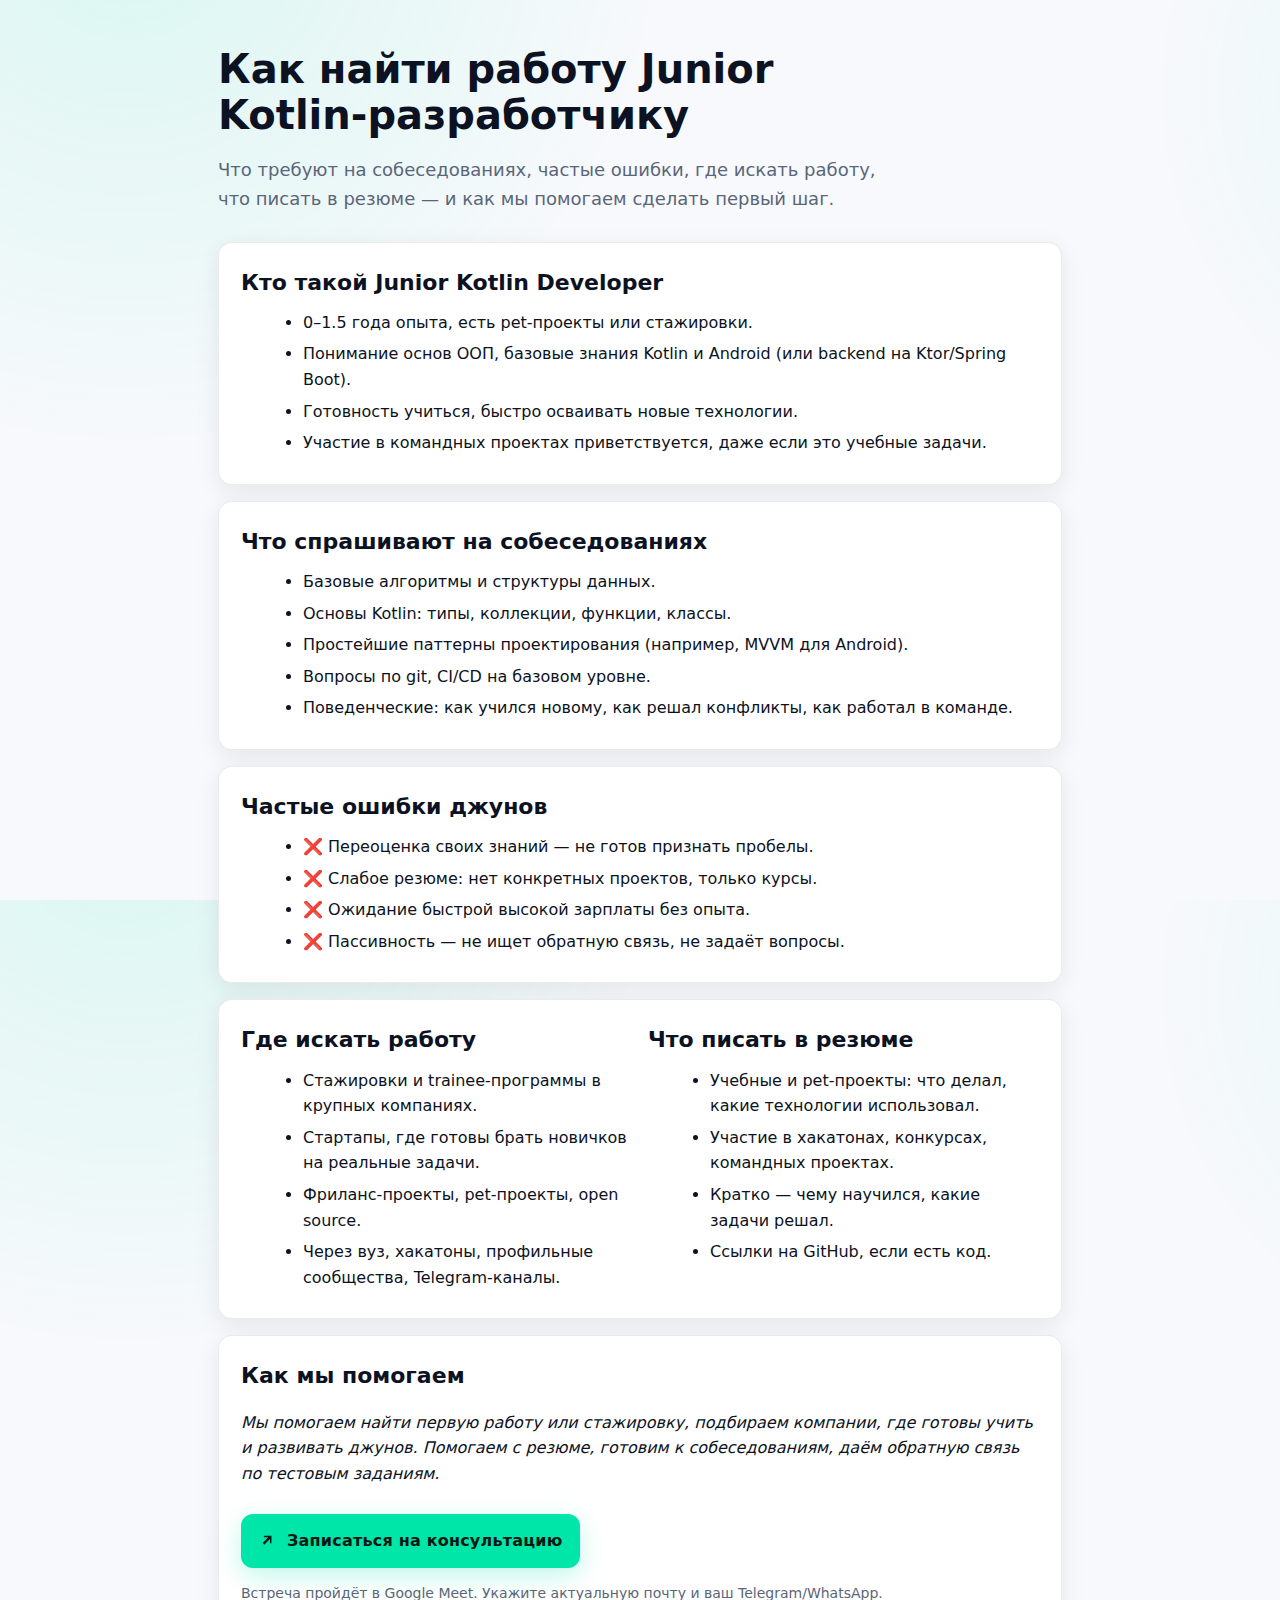
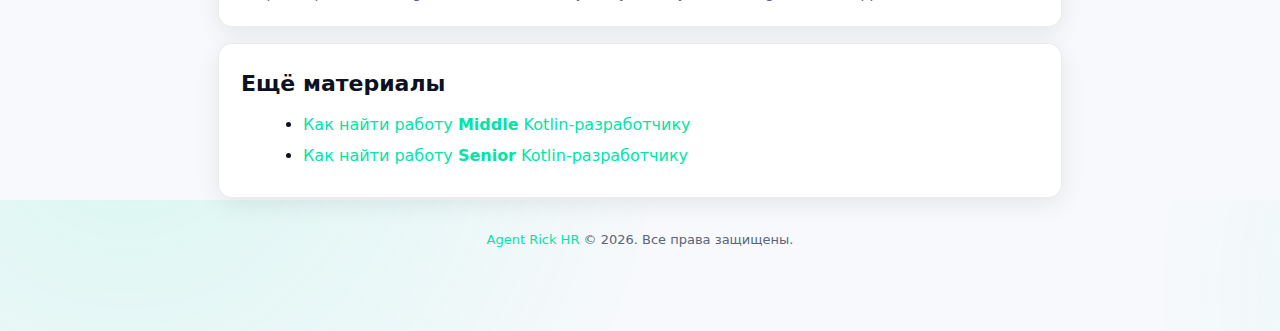
<file: kotlin-jun-dev.html>
<!doctype html>
<html lang="ru">
<head>
  <meta charset="utf-8" />
  <meta name="viewport" content="width=device-width, initial-scale=1" />
  <title>Как найти работу Junior Kotlin‑разработчику — Agent Rick</title>
  <meta name="description" content="Памятка для Junior Kotlin Developer: что требуют на собеседованиях, типичные ошибки, где искать работу и как мы помогаем." />
  <meta property="og:title" content="Как найти работу Junior Kotlin‑разработчику — Agent Rick" />
  <meta property="og:description" content="Что спрашивают на собеседованиях, частые ошибки джунов, где искать работу и как мы помогаем." />
  <meta name="color-scheme" content="dark light" />
  <style>
    /* ===== Базовая палитра (как на странице Middle) ===== */
    :root{
      --bg: #0b0f19;
      --surface: #121826;
      --text: #e6eaf2;
      --muted: #9aa7bd;
      --accent: #00e5a8;
      --accent-contrast:#051813;
      --border: rgba(255,255,255,0.08);
      --shadow: 0 6px 24px rgba(0,0,0,.35);
      --radius: 14px;
      --maxw: 880px;
    }

    @media (prefers-color-scheme: light){
      :root{ --bg:#f7f9fc; --surface:#ffffff; --text:#0c1222; --muted:#5b6578; --border:rgba(0,0,0,.08); --shadow:0 6px 24px rgba(0,0,0,.08); }
      body{ background-image: radial-gradient(60vw 60vw at 20% -10%, #d7fff3 0%, rgba(0,0,0,0) 60%), radial-gradient(40vw 40vw at 100% 0%, #e6fff9 0%, rgba(0,0,0,0) 60%); }
    }

    *{ box-sizing:border-box; }
    html,body{ height:100%; }
    body{
      margin:0; font-family: system-ui, -apple-system, Segoe UI, Roboto, Inter, Arial, sans-serif;
      background: var(--bg); color: var(--text); line-height: 1.6;
      -webkit-font-smoothing: antialiased; -moz-osx-font-smoothing: grayscale;
      background-image: radial-gradient(70vw 70vw at 10% -10%, rgba(0,229,168,.12) 0%, rgba(0,0,0,0) 60%),
                        radial-gradient(50vw 50vw at 120% 10%, rgba(0,229,168,.08) 0%, rgba(0,0,0,0) 60%);
    }
    a{ color: var(--accent); text-decoration: none; }
    a:hover{ text-decoration: underline; }

    .wrap{ max-width: var(--maxw); margin: 0 auto; padding: 28px 18px 80px; }
    header.page-head{ margin: 18px 0 28px; }
    h1{ font-size: clamp(28px, 3.5vw, 40px); line-height:1.15; margin: 10px 0 12px; }
    .lead{ color: var(--muted); font-size: clamp(15px, 2.2vw, 18px); max-width: 60ch; }

    .card{ background: var(--surface); border:1px solid var(--border); border-radius: var(--radius); padding: 22px; box-shadow: var(--shadow); margin: 16px 0; }
    .card h2{ font-size: 22px; margin: 0 0 10px; }
    .card h3{ font-size: 18px; margin: 16px 0 8px; color: var(--muted); }
    .card ul{ margin: 8px 0 0 22px; }
    .card li{ margin: 6px 0; }

    .cta{ margin: 28px 0 0; display:flex; flex-wrap:wrap; gap:14px; align-items:center; }
    .btn{ display:inline-flex; align-items:center; justify-content:center; gap:10px; background: var(--accent); color: var(--accent-contrast); border:0; border-radius: 12px; padding: 14px 18px; font-weight: 700; letter-spacing:.2px; cursor:pointer; box-shadow: 0 8px 26px rgba(0,229,168,.25); }
    .btn:hover{ transform: translateY(-1px); box-shadow: 0 10px 30px rgba(0,229,168,.35); }
    .btn svg{ width:18px; height:18px; }

    .hint{ color: var(--muted); font-size: 14px; }
    footer{ margin-top: 32px; color: var(--muted); font-size: 13px; text-align:center; }
    @media (min-width: 860px){ .grid{ display:grid; grid-template-columns:1fr 1fr; gap:16px; } }
  </style>
</head>
<body>
  <main class="wrap">
    <header class="page-head">
      <h1>Как найти работу Junior Kotlin‑разработчику</h1>
      <p class="lead">Что требуют на собеседованиях, частые ошибки, где искать работу, что писать в резюме — и как мы помогаем сделать первый шаг.</p>
    </header>

    <section class="card">
      <h2>Кто такой Junior Kotlin Developer</h2>
      <ul>
        <li>0–1.5 года опыта, есть pet‑проекты или стажировки.</li>
        <li>Понимание основ ООП, базовые знания Kotlin и Android (или backend на Ktor/Spring Boot).</li>
        <li>Готовность учиться, быстро осваивать новые технологии.</li>
        <li>Участие в командных проектах приветствуется, даже если это учебные задачи.</li>
      </ul>
    </section>

    <section class="card">
      <h2>Что спрашивают на собеседованиях</h2>
      <ul>
        <li>Базовые алгоритмы и структуры данных.</li>
        <li>Основы Kotlin: типы, коллекции, функции, классы.</li>
        <li>Простейшие паттерны проектирования (например, MVVM для Android).</li>
        <li>Вопросы по git, CI/CD на базовом уровне.</li>
        <li>Поведенческие: как учился новому, как решал конфликты, как работал в команде.</li>
      </ul>
    </section>

    <section class="card">
      <h2>Частые ошибки джунов</h2>
      <ul>
        <li>❌ Переоценка своих знаний — не готов признать пробелы.</li>
        <li>❌ Слабое резюме: нет конкретных проектов, только курсы.</li>
        <li>❌ Ожидание быстрой высокой зарплаты без опыта.</li>
        <li>❌ Пассивность — не ищет обратную связь, не задаёт вопросы.</li>
      </ul>
    </section>

    <section class="card grid">
      <div>
        <h2>Где искать работу</h2>
        <ul>
          <li>Стажировки и trainee‑программы в крупных компаниях.</li>
          <li>Стартапы, где готовы брать новичков на реальные задачи.</li>
          <li>Фриланс‑проекты, pet‑проекты, open source.</li>
          <li>Через вуз, хакатоны, профильные сообщества, Telegram‑каналы.</li>
        </ul>
      </div>
      <div>
        <h2>Что писать в резюме</h2>
        <ul>
          <li>Учебные и pet‑проекты: что делал, какие технологии использовал.</li>
          <li>Участие в хакатонах, конкурсах, командных проектах.</li>
          <li>Кратко — чему научился, какие задачи решал.</li>
          <li>Ссылки на GitHub, если есть код.</li>
        </ul>
      </div>
    </section>

    <section class="card">
      <h2>Как мы помогаем</h2>
      <p><em>Мы помогаем найти первую работу или стажировку, подбираем компании, где готовы учить и развивать джунов. Помогаем с резюме, готовим к собеседованиям, даём обратную связь по тестовым заданиям.</em></p>
      <div class="cta">
        <a class="btn" href="https://calendly.com/anatolt" target="_blank" rel="noopener">
          <svg viewBox="0 0 24 24" aria-hidden="true"><path d="M7 17l7.586-7.586V15h2V5h-10v2h5.586L5 14.586 7 17z" fill="currentColor"/></svg>
          Записаться на консультацию
        </a>
        <span class="hint">Встреча пройдёт в Google Meet. Укажите актуальную почту и ваш Telegram/WhatsApp.</span>
      </div>
    </section>

    <section class="card">
      <h2>Ещё материалы</h2>
      <ul>
        <li><a href="/kotlin-mid-dev.html">Как найти работу <b>Middle</b> Kotlin‑разработчику</a></li>
        <li><a href="/kotlin-sen-dev.html">Как найти работу <b>Senior</b> Kotlin‑разработчику</a></li>
      </ul>
    </section>

    <footer>
      <a href="/">Agent Rick HR</a> © <span id="y"></span>. Все права защищены.
    </footer>
  </main>

  <script>
    document.getElementById('y').textContent = new Date().getFullYear();
  </script>
</body>
</html>
</file>
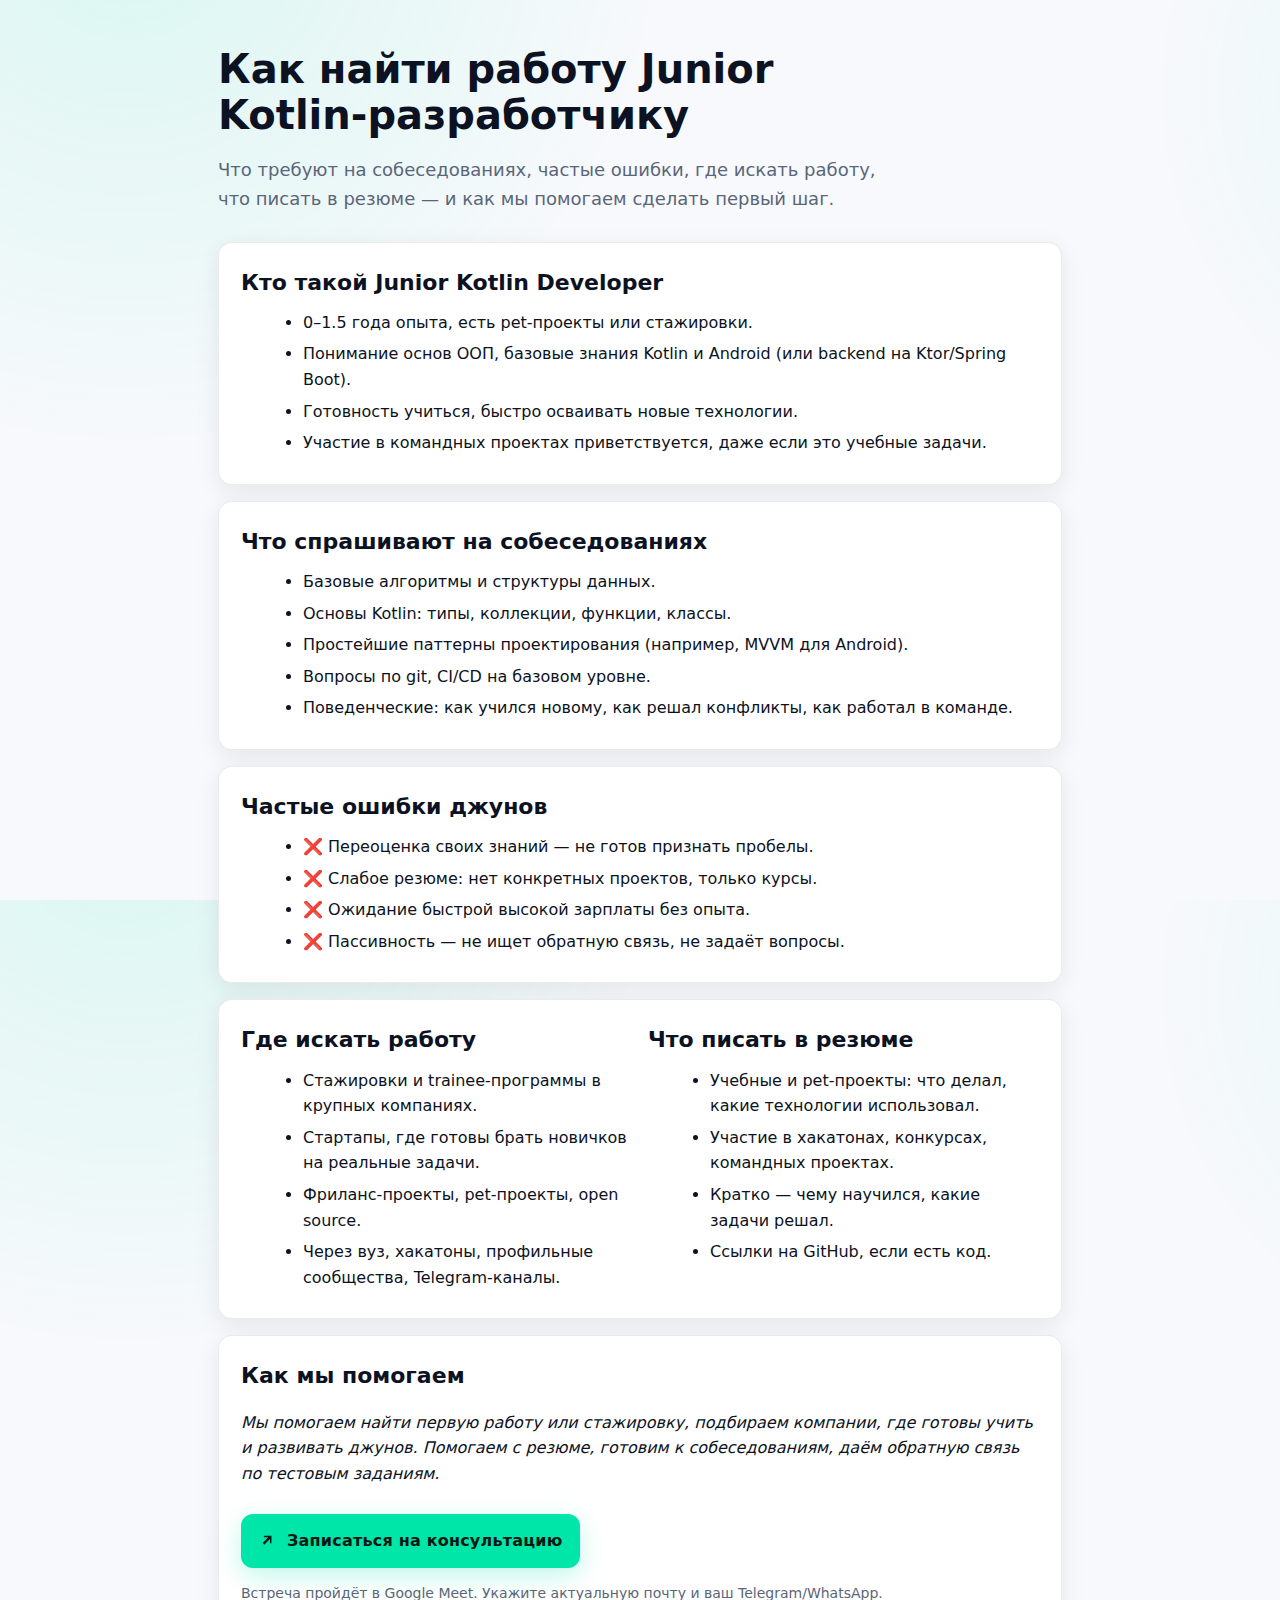
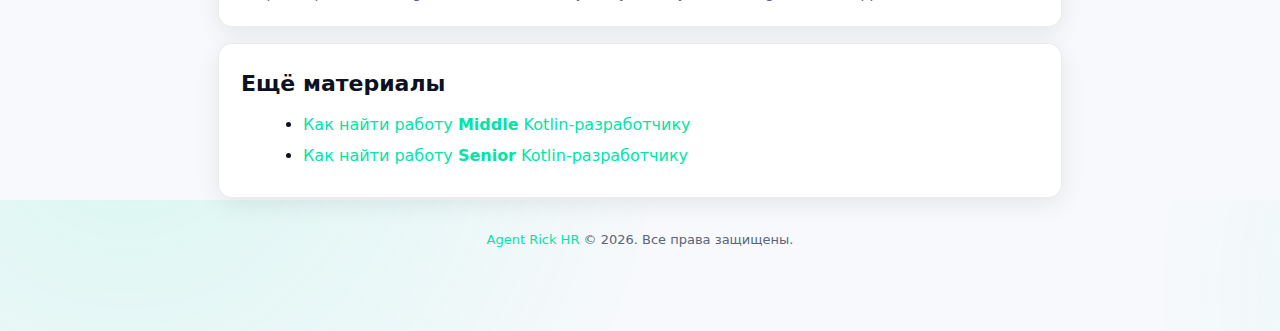
<file: kotlin-junior-developer.html>
<!doctype html>
<html lang="ru">
<head>
  <meta charset="utf-8" />
  <meta name="viewport" content="width=device-width, initial-scale=1" />
  <title>Как найти работу Junior Kotlin‑разработчику — Agent Rick</title>
  <meta name="description" content="Памятка для Junior Kotlin Developer: что требуют на собеседованиях, типичные ошибки, где искать работу и как мы помогаем." />
  <meta property="og:title" content="Как найти работу Junior Kotlin‑разработчику — Agent Rick" />
  <meta property="og:description" content="Что спрашивают на собеседованиях, частые ошибки джунов, где искать работу и как мы помогаем." />
  <meta name="color-scheme" content="dark light" />
  <style>
    /* ===== Базовая палитра (как на странице Middle) ===== */
    :root{
      --bg: #0b0f19;
      --surface: #121826;
      --text: #e6eaf2;
      --muted: #9aa7bd;
      --accent: #00e5a8;
      --accent-contrast:#051813;
      --border: rgba(255,255,255,0.08);
      --shadow: 0 6px 24px rgba(0,0,0,.35);
      --radius: 14px;
      --maxw: 880px;
    }

    @media (prefers-color-scheme: light){
      :root{ --bg:#f7f9fc; --surface:#ffffff; --text:#0c1222; --muted:#5b6578; --border:rgba(0,0,0,.08); --shadow:0 6px 24px rgba(0,0,0,.08); }
      body{ background-image: radial-gradient(60vw 60vw at 20% -10%, #d7fff3 0%, rgba(0,0,0,0) 60%), radial-gradient(40vw 40vw at 100% 0%, #e6fff9 0%, rgba(0,0,0,0) 60%); }
    }

    *{ box-sizing:border-box; }
    html,body{ height:100%; }
    body{
      margin:0; font-family: system-ui, -apple-system, Segoe UI, Roboto, Inter, Arial, sans-serif;
      background: var(--bg); color: var(--text); line-height: 1.6;
      -webkit-font-smoothing: antialiased; -moz-osx-font-smoothing: grayscale;
      background-image: radial-gradient(70vw 70vw at 10% -10%, rgba(0,229,168,.12) 0%, rgba(0,0,0,0) 60%),
                        radial-gradient(50vw 50vw at 120% 10%, rgba(0,229,168,.08) 0%, rgba(0,0,0,0) 60%);
    }
    a{ color: var(--accent); text-decoration: none; }
    a:hover{ text-decoration: underline; }

    .wrap{ max-width: var(--maxw); margin: 0 auto; padding: 28px 18px 80px; }
    header.page-head{ margin: 18px 0 28px; }
    h1{ font-size: clamp(28px, 3.5vw, 40px); line-height:1.15; margin: 10px 0 12px; }
    .lead{ color: var(--muted); font-size: clamp(15px, 2.2vw, 18px); max-width: 60ch; }

    .card{ background: var(--surface); border:1px solid var(--border); border-radius: var(--radius); padding: 22px; box-shadow: var(--shadow); margin: 16px 0; }
    .card h2{ font-size: 22px; margin: 0 0 10px; }
    .card h3{ font-size: 18px; margin: 16px 0 8px; color: var(--muted); }
    .card ul{ margin: 8px 0 0 22px; }
    .card li{ margin: 6px 0; }

    .cta{ margin: 28px 0 0; display:flex; flex-wrap:wrap; gap:14px; align-items:center; }
    .btn{ display:inline-flex; align-items:center; justify-content:center; gap:10px; background: var(--accent); color: var(--accent-contrast); border:0; border-radius: 12px; padding: 14px 18px; font-weight: 700; letter-spacing:.2px; cursor:pointer; box-shadow: 0 8px 26px rgba(0,229,168,.25); }
    .btn:hover{ transform: translateY(-1px); box-shadow: 0 10px 30px rgba(0,229,168,.35); }
    .btn svg{ width:18px; height:18px; }

    .hint{ color: var(--muted); font-size: 14px; }
    footer{ margin-top: 32px; color: var(--muted); font-size: 13px; text-align:center; }
    @media (min-width: 860px){ .grid{ display:grid; grid-template-columns:1fr 1fr; gap:16px; } }
  </style>
</head>
<body>
  <main class="wrap">
    <header class="page-head">
      <h1>Как найти работу Junior Kotlin‑разработчику</h1>
      <p class="lead">Что требуют на собеседованиях, частые ошибки, где искать работу, что писать в резюме — и как мы помогаем сделать первый шаг.</p>
    </header>

    <section class="card">
      <h2>Кто такой Junior Kotlin Developer</h2>
      <ul>
        <li>0–1.5 года опыта, есть pet‑проекты или стажировки.</li>
        <li>Понимание основ ООП, базовые знания Kotlin и Android (или backend на Ktor/Spring Boot).</li>
        <li>Готовность учиться, быстро осваивать новые технологии.</li>
        <li>Участие в командных проектах приветствуется, даже если это учебные задачи.</li>
      </ul>
    </section>

    <section class="card">
      <h2>Что спрашивают на собеседованиях</h2>
      <ul>
        <li>Базовые алгоритмы и структуры данных.</li>
        <li>Основы Kotlin: типы, коллекции, функции, классы.</li>
        <li>Простейшие паттерны проектирования (например, MVVM для Android).</li>
        <li>Вопросы по git, CI/CD на базовом уровне.</li>
        <li>Поведенческие: как учился новому, как решал конфликты, как работал в команде.</li>
      </ul>
    </section>

    <section class="card">
      <h2>Частые ошибки джунов</h2>
      <ul>
        <li>❌ Переоценка своих знаний — не готов признать пробелы.</li>
        <li>❌ Слабое резюме: нет конкретных проектов, только курсы.</li>
        <li>❌ Ожидание быстрой высокой зарплаты без опыта.</li>
        <li>❌ Пассивность — не ищет обратную связь, не задаёт вопросы.</li>
      </ul>
    </section>

    <section class="card grid">
      <div>
        <h2>Где искать работу</h2>
        <ul>
          <li>Стажировки и trainee‑программы в крупных компаниях.</li>
          <li>Стартапы, где готовы брать новичков на реальные задачи.</li>
          <li>Фриланс‑проекты, pet‑проекты, open source.</li>
          <li>Через вуз, хакатоны, профильные сообщества, Telegram‑каналы.</li>
        </ul>
      </div>
      <div>
        <h2>Что писать в резюме</h2>
        <ul>
          <li>Учебные и pet‑проекты: что делал, какие технологии использовал.</li>
          <li>Участие в хакатонах, конкурсах, командных проектах.</li>
          <li>Кратко — чему научился, какие задачи решал.</li>
          <li>Ссылки на GitHub, если есть код.</li>
        </ul>
      </div>
    </section>

    <section class="card">
      <h2>Как мы помогаем</h2>
      <p><em>Мы помогаем найти первую работу или стажировку, подбираем компании, где готовы учить и развивать джунов. Помогаем с резюме, готовим к собеседованиям, даём обратную связь по тестовым заданиям.</em></p>
      <div class="cta">
        <a class="btn" href="https://calendly.com/anatolt" target="_blank" rel="noopener">
          <svg viewBox="0 0 24 24" aria-hidden="true"><path d="M7 17l7.586-7.586V15h2V5h-10v2h5.586L5 14.586 7 17z" fill="currentColor"/></svg>
          Записаться на консультацию
        </a>
        <span class="hint">Встреча пройдёт в Google Meet. Укажите актуальную почту и ваш Telegram/WhatsApp.</span>
      </div>
    </section>

    <section class="card">
      <h2>Ещё материалы</h2>
      <ul>
        <li><a href="/kotlin-middle-developer.html">Как найти работу <b>Middle</b> Kotlin‑разработчику</a></li>
        <li><a href="/kotlin-senior-developer.html">Как найти работу <b>Senior</b> Kotlin‑разработчику</a></li>
      </ul>
    </section>

    <footer>
      <a href="/">Agent Rick HR</a> © <span id="y"></span>. Все права защищены.
    </footer>
  </main>

  <script>
    document.getElementById('y').textContent = new Date().getFullYear();
  </script>
</body>
</html>
</file>
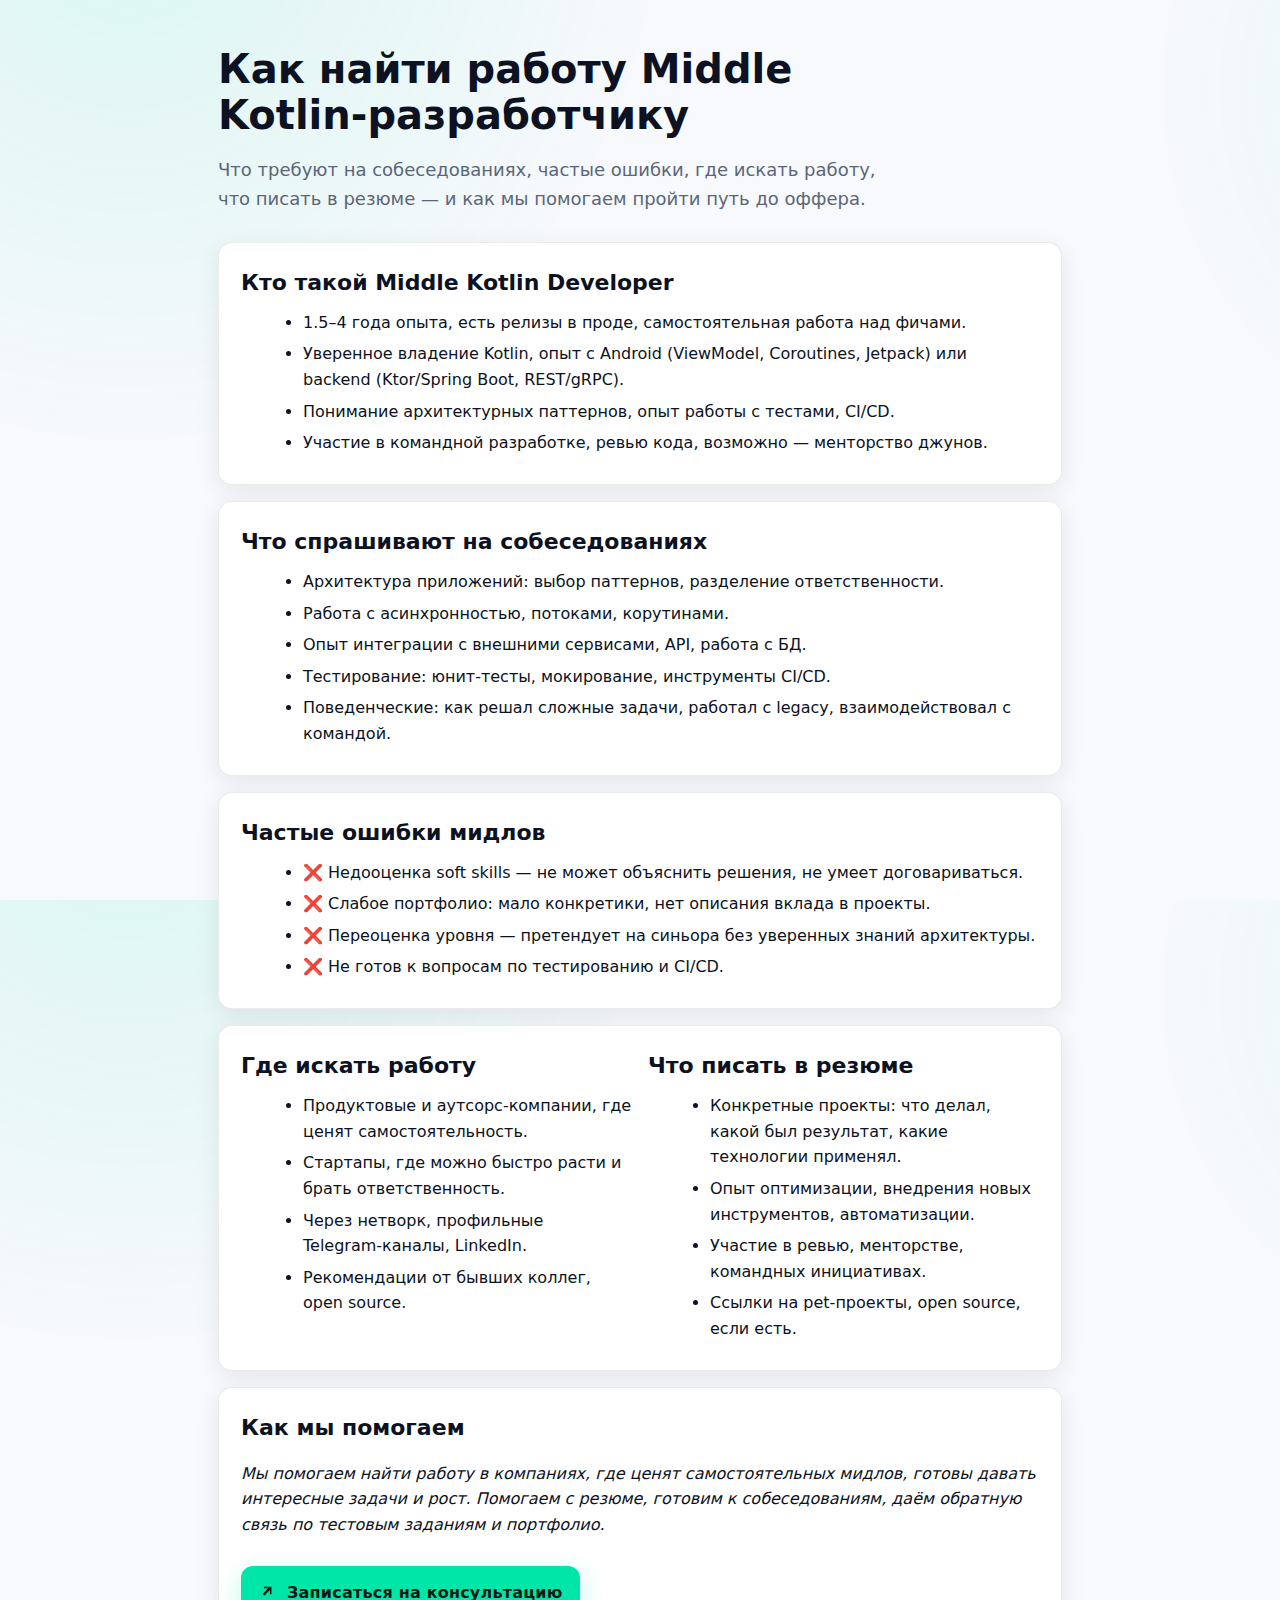
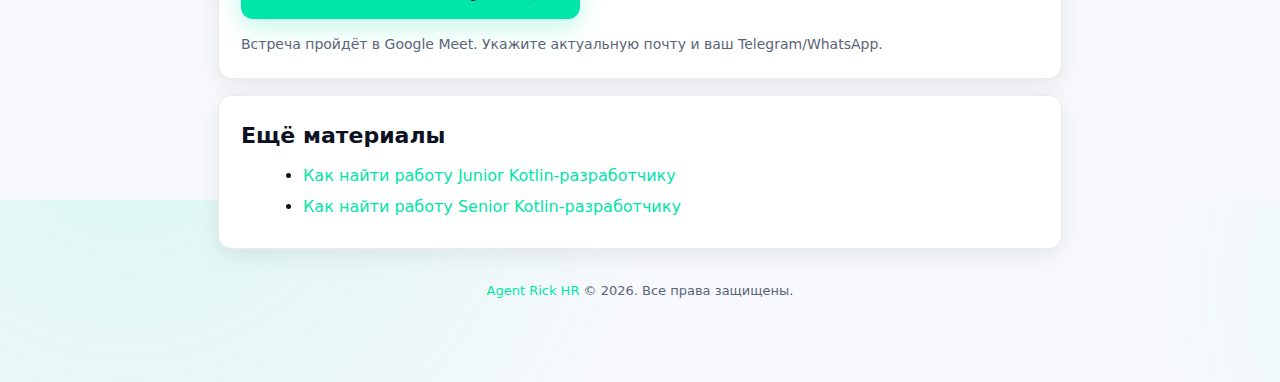
<file: kotlin-mid-dev.html>
<!doctype html>
<html lang="ru">
<head>
  <meta charset="utf-8" />
  <meta name="viewport" content="width=device-width, initial-scale=1" />
  <title>Как найти работу Middle Kotlin‑разработчику — Agent Rick</title>
  <meta name="description" content="Памятка для Middle Kotlin Developer: что требуют на собеседованиях, типичные ошибки, где искать работу и как мы помогаем." />
  <meta property="og:title" content="Как найти работу Middle Kotlin‑разработчику — Agent Rick" />
  <meta property="og:description" content="Что спрашивают на собеседованиях, частые ошибки мидлов, где искать работу и как мы помогаем." />
  <meta name="color-scheme" content="dark light" />
  <style>
    /* ===== Базовая палитра (под цвета текущего сайта) =====
       Легко изменить в одном месте: */
    :root{
      --bg: #0b0f19;          /* тёмный фон */
      --surface: #121826;     /* карточки/блоки */
      --text: #e6eaf2;        /* основной текст */
      --muted: #9aa7bd;       /* вторичный текст */
      --accent: #00e5a8;      /* акцент (на сайте ярко‑зелёный/бирюзовый) */
      --accent-contrast:#051813;
      --border: rgba(255,255,255,0.08);
      --shadow: 0 6px 24px rgba(0,0,0,.35);
      --radius: 14px;
      --maxw: 880px;
    }

    @media (prefers-color-scheme: light){
      :root{
        --bg:#f7f9fc; --surface:#ffffff; --text:#0c1222; --muted:#5b6578; --border:rgba(0,0,0,.08); --shadow:0 6px 24px rgba(0,0,0,.08);
      }
      body{ background-image: radial-gradient(60vw 60vw at 20% -10%, #d7fff3 0%, rgba(0,0,0,0) 60%), radial-gradient(40vw 40vw at 100% 0%, #e6fff9 0%, rgba(0,0,0,0) 60%); }
    }

    /* ===== Сброс/типографика ===== */
    *{ box-sizing:border-box; }
    html,body{ height:100%; }
    body{
      margin:0; font-family: system-ui, -apple-system, Segoe UI, Roboto, Inter, Arial, sans-serif;
      background: var(--bg);
      color: var(--text);
      line-height: 1.6;
      -webkit-font-smoothing: antialiased;
      -moz-osx-font-smoothing: grayscale;
      background-image: radial-gradient(70vw 70vw at 10% -10%, rgba(0,229,168,.12) 0%, rgba(0,0,0,0) 60%),
                        radial-gradient(50vw 50vw at 120% 10%, rgba(0,229,168,.08) 0%, rgba(0,0,0,0) 60%);
    }
    a{ color: var(--accent); text-decoration: none; }
    a:hover{ text-decoration: underline; }

    /* ===== Контейнер и шапка страницы ===== */
    .wrap{ max-width: var(--maxw); margin: 0 auto; padding: 28px 18px 80px; }

    header.page-head{ margin: 18px 0 28px; }
    .badge{ display:inline-flex; align-items:center; gap:8px; font-weight:600; font-size:12px; color:var(--accent); background: rgba(0,229,168,.1); border:1px solid rgba(0,229,168,.25); padding:6px 10px; border-radius:999px; }
    .badge::before{ content:""; width:8px; height:8px; border-radius:50%; background: var(--accent); box-shadow:0 0 16px var(--accent); }

    h1{ font-size: clamp(28px, 3.5vw, 40px); line-height:1.15; margin: 10px 0 12px; }
    .lead{ color: var(--muted); font-size: clamp(15px, 2.2vw, 18px); max-width: 60ch; }

    /* ===== Карточки секций ===== */
    .card{ background: var(--surface); border:1px solid var(--border); border-radius: var(--radius); padding: 22px; box-shadow: var(--shadow); margin: 16px 0; }
    .card h2{ font-size: 22px; margin: 0 0 10px; }
    .card h3{ font-size: 18px; margin: 16px 0 8px; color: var(--muted); }
    .card ul{ margin: 8px 0 0 22px; }
    .card li{ margin: 6px 0; }

    /* ===== CTA ===== */
    .cta{ margin: 28px 0 0; display:flex; flex-wrap:wrap; gap:14px; align-items:center; }
    .btn{ display:inline-flex; align-items:center; justify-content:center; gap:10px; background: var(--accent); color: var(--accent-contrast); border:0; border-radius: 12px; padding: 14px 18px; font-weight: 700; letter-spacing:.2px; cursor:pointer; box-shadow: 0 8px 26px rgba(0,229,168,.25); }
    .btn:hover{ transform: translateY(-1px); box-shadow: 0 10px 30px rgba(0,229,168,.35); }
    .btn svg{ width:18px; height:18px; }

    .hint{ color: var(--muted); font-size: 14px; }

    /* ===== Нижний колонтитул ===== */
    footer{ margin-top: 32px; color: var(--muted); font-size: 13px; text-align:center; }

    /* ===== Адаптивные мелочи ===== */
    @media (min-width: 860px){ .grid{ display:grid; grid-template-columns:1fr 1fr; gap:16px; } }
  </style>
</head>
<body>
  <main class="wrap">
    <header class="page-head">
      <h1>Как найти работу Middle Kotlin‑разработчику</h1>
      <p class="lead">Что требуют на собеседованиях, частые ошибки, где искать работу, что писать в резюме — и как мы помогаем пройти путь до оффера.</p>
    </header>

    <section class="card">
      <h2>Кто такой Middle Kotlin Developer</h2>
      <ul>
        <li>1.5–4 года опыта, есть релизы в проде, самостоятельная работа над фичами.</li>
        <li>Уверенное владение Kotlin, опыт с Android (ViewModel, Coroutines, Jetpack) или backend (Ktor/Spring Boot, REST/gRPC).</li>
        <li>Понимание архитектурных паттернов, опыт работы с тестами, CI/CD.</li>
        <li>Участие в командной разработке, ревью кода, возможно — менторство джунов.</li>
      </ul>
    </section>

    <section class="card">
      <h2>Что спрашивают на собеседованиях</h2>
      <ul>
        <li>Архитектура приложений: выбор паттернов, разделение ответственности.</li>
        <li>Работа с асинхронностью, потоками, корутинами.</li>
        <li>Опыт интеграции с внешними сервисами, API, работа с БД.</li>
        <li>Тестирование: юнит‑тесты, мокирование, инструменты CI/CD.</li>
        <li>Поведенческие: как решал сложные задачи, работал с legacy, взаимодействовал с командой.</li>
      </ul>
    </section>

    <section class="card">
      <h2>Частые ошибки мидлов</h2>
      <ul>
        <li>❌ Недооценка soft skills — не может объяснить решения, не умеет договариваться.</li>
        <li>❌ Слабое портфолио: мало конкретики, нет описания вклада в проекты.</li>
        <li>❌ Переоценка уровня — претендует на синьора без уверенных знаний архитектуры.</li>
        <li>❌ Не готов к вопросам по тестированию и CI/CD.</li>
      </ul>
    </section>

    <section class="card grid">
      <div>
        <h2>Где искать работу</h2>
        <ul>
          <li>Продуктовые и аутсорс‑компании, где ценят самостоятельность.</li>
          <li>Стартапы, где можно быстро расти и брать ответственность.</li>
          <li>Через нетворк, профильные Telegram‑каналы, LinkedIn.</li>
          <li>Рекомендации от бывших коллег, open source.</li>
        </ul>
      </div>
      <div>
        <h2>Что писать в резюме</h2>
        <ul>
          <li>Конкретные проекты: что делал, какой был результат, какие технологии применял.</li>
          <li>Опыт оптимизации, внедрения новых инструментов, автоматизации.</li>
          <li>Участие в ревью, менторстве, командных инициативах.</li>
          <li>Ссылки на pet‑проекты, open source, если есть.</li>
        </ul>
      </div>
    </section>

    <section class="card">
      <h2>Как мы помогаем</h2>
      <p><em>Мы помогаем найти работу в компаниях, где ценят самостоятельных мидлов, готовы давать интересные задачи и рост. Помогаем с резюме, готовим к собеседованиям, даём обратную связь по тестовым заданиям и портфолио.</em></p>
      <div class="cta">
        <a class="btn" href="https://calendly.com/anatolt" target="_blank" rel="noopener">
          <!-- Иконка стрелки -->
          <svg viewBox="0 0 24 24" aria-hidden="true"><path d="M7 17l7.586-7.586V15h2V5h-10v2h5.586L5 14.586 7 17z" fill="currentColor"/></svg>
          Записаться на консультацию
        </a>
        <span class="hint">Встреча пройдёт в Google Meet. Укажите актуальную почту и ваш Telegram/WhatsApp.</span>
      </div>
    </section>

    <section class="card">
      <h2>Ещё материалы</h2>
      <ul>
        <li><a href="/kotlin-jun-dev.html">Как найти работу Junior Kotlin‑разработчику</a></li>
        <li><a href="/kotlin-sen-dev.html">Как найти работу Senior Kotlin‑разработчику</a></li>
      </ul>
    </section>

    <footer>
      <a href="/">Agent Rick HR</a> © <span id="y"></span>. Все права защищены.
    </footer>
  </main>

  <script>
    // Год в футере
    document.getElementById('y').textContent = new Date().getFullYear();
  </script>
</body>
</html>
</file>
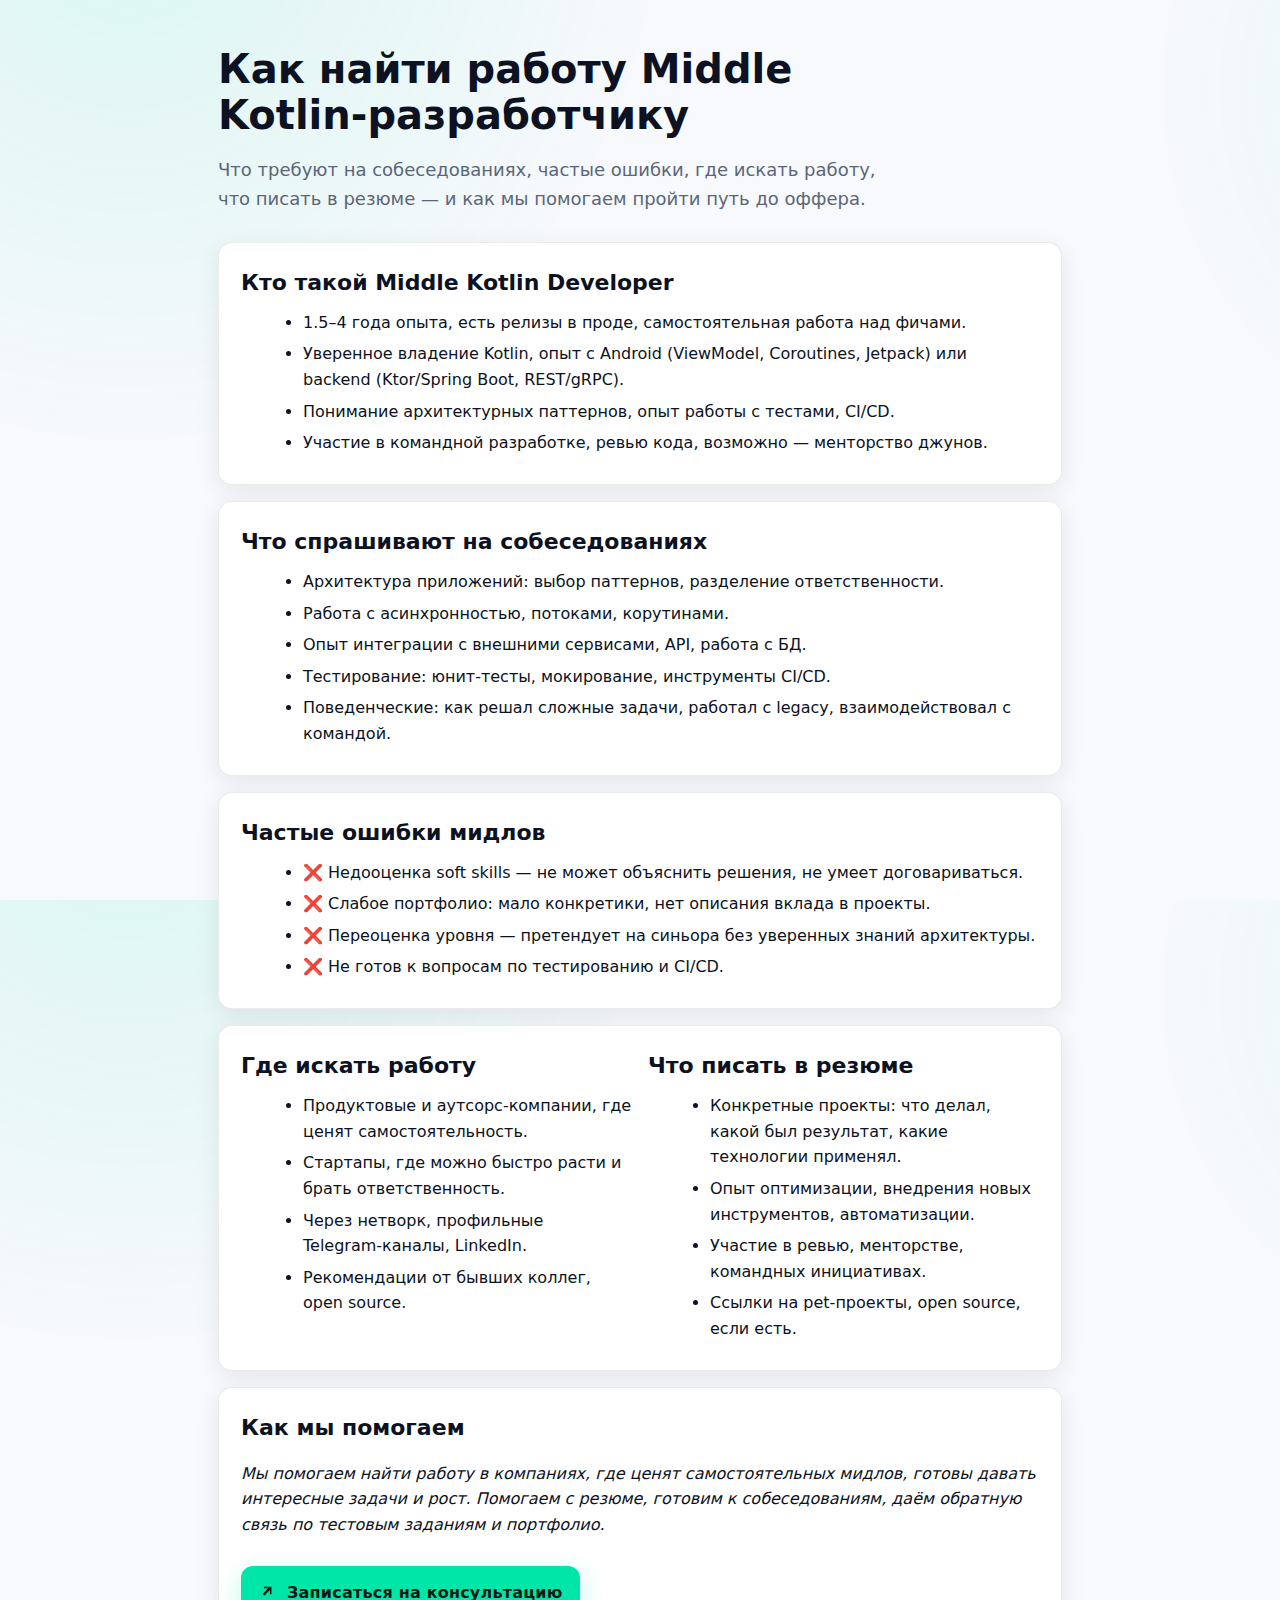
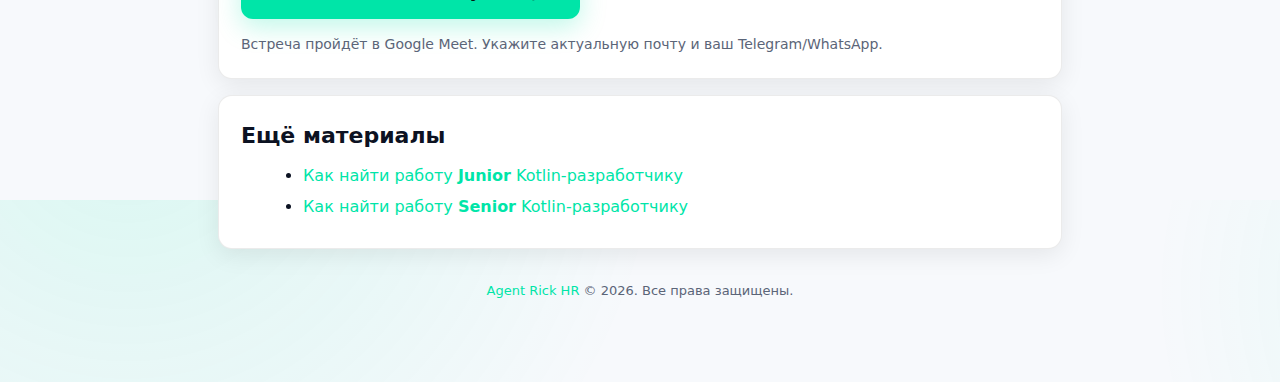
<file: kotlin-middle-developer.html>
<!doctype html>
<html lang="ru">
<head>
  <meta charset="utf-8" />
  <meta name="viewport" content="width=device-width, initial-scale=1" />
  <title>Как найти работу Middle Kotlin‑разработчику — Agent Rick</title>
  <meta name="description" content="Памятка для Middle Kotlin Developer: что требуют на собеседованиях, типичные ошибки, где искать работу и как мы помогаем." />
  <meta property="og:title" content="Как найти работу Middle Kotlin‑разработчику — Agent Rick" />
  <meta property="og:description" content="Что спрашивают на собеседованиях, частые ошибки мидлов, где искать работу и как мы помогаем." />
  <meta name="color-scheme" content="dark light" />
  <style>
    /* ===== Базовая палитра (под цвета текущего сайта) =====
       Легко изменить в одном месте: */
    :root{
      --bg: #0b0f19;          /* тёмный фон */
      --surface: #121826;     /* карточки/блоки */
      --text: #e6eaf2;        /* основной текст */
      --muted: #9aa7bd;       /* вторичный текст */
      --accent: #00e5a8;      /* акцент (на сайте ярко‑зелёный/бирюзовый) */
      --accent-contrast:#051813;
      --border: rgba(255,255,255,0.08);
      --shadow: 0 6px 24px rgba(0,0,0,.35);
      --radius: 14px;
      --maxw: 880px;
    }

    @media (prefers-color-scheme: light){
      :root{
        --bg:#f7f9fc; --surface:#ffffff; --text:#0c1222; --muted:#5b6578; --border:rgba(0,0,0,.08); --shadow:0 6px 24px rgba(0,0,0,.08);
      }
      body{ background-image: radial-gradient(60vw 60vw at 20% -10%, #d7fff3 0%, rgba(0,0,0,0) 60%), radial-gradient(40vw 40vw at 100% 0%, #e6fff9 0%, rgba(0,0,0,0) 60%); }
    }

    /* ===== Сброс/типографика ===== */
    *{ box-sizing:border-box; }
    html,body{ height:100%; }
    body{
      margin:0; font-family: system-ui, -apple-system, Segoe UI, Roboto, Inter, Arial, sans-serif;
      background: var(--bg);
      color: var(--text);
      line-height: 1.6;
      -webkit-font-smoothing: antialiased;
      -moz-osx-font-smoothing: grayscale;
      background-image: radial-gradient(70vw 70vw at 10% -10%, rgba(0,229,168,.12) 0%, rgba(0,0,0,0) 60%),
                        radial-gradient(50vw 50vw at 120% 10%, rgba(0,229,168,.08) 0%, rgba(0,0,0,0) 60%);
    }
    a{ color: var(--accent); text-decoration: none; }
    a:hover{ text-decoration: underline; }

    /* ===== Контейнер и шапка страницы ===== */
    .wrap{ max-width: var(--maxw); margin: 0 auto; padding: 28px 18px 80px; }

    header.page-head{ margin: 18px 0 28px; }
    .badge{ display:inline-flex; align-items:center; gap:8px; font-weight:600; font-size:12px; color:var(--accent); background: rgba(0,229,168,.1); border:1px solid rgba(0,229,168,.25); padding:6px 10px; border-radius:999px; }
    .badge::before{ content:""; width:8px; height:8px; border-radius:50%; background: var(--accent); box-shadow:0 0 16px var(--accent); }

    h1{ font-size: clamp(28px, 3.5vw, 40px); line-height:1.15; margin: 10px 0 12px; }
    .lead{ color: var(--muted); font-size: clamp(15px, 2.2vw, 18px); max-width: 60ch; }

    /* ===== Карточки секций ===== */
    .card{ background: var(--surface); border:1px solid var(--border); border-radius: var(--radius); padding: 22px; box-shadow: var(--shadow); margin: 16px 0; }
    .card h2{ font-size: 22px; margin: 0 0 10px; }
    .card h3{ font-size: 18px; margin: 16px 0 8px; color: var(--muted); }
    .card ul{ margin: 8px 0 0 22px; }
    .card li{ margin: 6px 0; }

    /* ===== CTA ===== */
    .cta{ margin: 28px 0 0; display:flex; flex-wrap:wrap; gap:14px; align-items:center; }
    .btn{ display:inline-flex; align-items:center; justify-content:center; gap:10px; background: var(--accent); color: var(--accent-contrast); border:0; border-radius: 12px; padding: 14px 18px; font-weight: 700; letter-spacing:.2px; cursor:pointer; box-shadow: 0 8px 26px rgba(0,229,168,.25); }
    .btn:hover{ transform: translateY(-1px); box-shadow: 0 10px 30px rgba(0,229,168,.35); }
    .btn svg{ width:18px; height:18px; }

    .hint{ color: var(--muted); font-size: 14px; }

    /* ===== Нижний колонтитул ===== */
    footer{ margin-top: 32px; color: var(--muted); font-size: 13px; text-align:center; }

    /* ===== Адаптивные мелочи ===== */
    @media (min-width: 860px){ .grid{ display:grid; grid-template-columns:1fr 1fr; gap:16px; } }
  </style>
</head>
<body>
  <main class="wrap">
    <header class="page-head">
      <h1>Как найти работу Middle Kotlin‑разработчику</h1>
      <p class="lead">Что требуют на собеседованиях, частые ошибки, где искать работу, что писать в резюме — и как мы помогаем пройти путь до оффера.</p>
    </header>

    <section class="card">
      <h2>Кто такой Middle Kotlin Developer</h2>
      <ul>
        <li>1.5–4 года опыта, есть релизы в проде, самостоятельная работа над фичами.</li>
        <li>Уверенное владение Kotlin, опыт с Android (ViewModel, Coroutines, Jetpack) или backend (Ktor/Spring Boot, REST/gRPC).</li>
        <li>Понимание архитектурных паттернов, опыт работы с тестами, CI/CD.</li>
        <li>Участие в командной разработке, ревью кода, возможно — менторство джунов.</li>
      </ul>
    </section>

    <section class="card">
      <h2>Что спрашивают на собеседованиях</h2>
      <ul>
        <li>Архитектура приложений: выбор паттернов, разделение ответственности.</li>
        <li>Работа с асинхронностью, потоками, корутинами.</li>
        <li>Опыт интеграции с внешними сервисами, API, работа с БД.</li>
        <li>Тестирование: юнит‑тесты, мокирование, инструменты CI/CD.</li>
        <li>Поведенческие: как решал сложные задачи, работал с legacy, взаимодействовал с командой.</li>
      </ul>
    </section>

    <section class="card">
      <h2>Частые ошибки мидлов</h2>
      <ul>
        <li>❌ Недооценка soft skills — не может объяснить решения, не умеет договариваться.</li>
        <li>❌ Слабое портфолио: мало конкретики, нет описания вклада в проекты.</li>
        <li>❌ Переоценка уровня — претендует на синьора без уверенных знаний архитектуры.</li>
        <li>❌ Не готов к вопросам по тестированию и CI/CD.</li>
      </ul>
    </section>

    <section class="card grid">
      <div>
        <h2>Где искать работу</h2>
        <ul>
          <li>Продуктовые и аутсорс‑компании, где ценят самостоятельность.</li>
          <li>Стартапы, где можно быстро расти и брать ответственность.</li>
          <li>Через нетворк, профильные Telegram‑каналы, LinkedIn.</li>
          <li>Рекомендации от бывших коллег, open source.</li>
        </ul>
      </div>
      <div>
        <h2>Что писать в резюме</h2>
        <ul>
          <li>Конкретные проекты: что делал, какой был результат, какие технологии применял.</li>
          <li>Опыт оптимизации, внедрения новых инструментов, автоматизации.</li>
          <li>Участие в ревью, менторстве, командных инициативах.</li>
          <li>Ссылки на pet‑проекты, open source, если есть.</li>
        </ul>
      </div>
    </section>

    <section class="card">
      <h2>Как мы помогаем</h2>
      <p><em>Мы помогаем найти работу в компаниях, где ценят самостоятельных мидлов, готовы давать интересные задачи и рост. Помогаем с резюме, готовим к собеседованиям, даём обратную связь по тестовым заданиям и портфолио.</em></p>
      <div class="cta">
        <a class="btn" href="https://calendly.com/anatolt" target="_blank" rel="noopener">
          <!-- Иконка стрелки -->
          <svg viewBox="0 0 24 24" aria-hidden="true"><path d="M7 17l7.586-7.586V15h2V5h-10v2h5.586L5 14.586 7 17z" fill="currentColor"/></svg>
          Записаться на консультацию
        </a>
        <span class="hint">Встреча пройдёт в Google Meet. Укажите актуальную почту и ваш Telegram/WhatsApp.</span>
      </div>
    </section>

    <section class="card">
      <h2>Ещё материалы</h2>
      <ul>
        <li><a href="/kotlin-junior-developer.html">Как найти работу <b>Junior</b> Kotlin‑разработчику</a></li>
        <li><a href="/kotlin-senior-developer.html">Как найти работу <b>Senior</b> Kotlin‑разработчику</a></li>
      </ul>
    </section>

    <footer>
      <a href="/">Agent Rick HR</a> © <span id="y"></span>. Все права защищены.
    </footer>
  </main>

  <script>
    // Год в футере
    document.getElementById('y').textContent = new Date().getFullYear();
  </script>
</body>
</html>
</file>
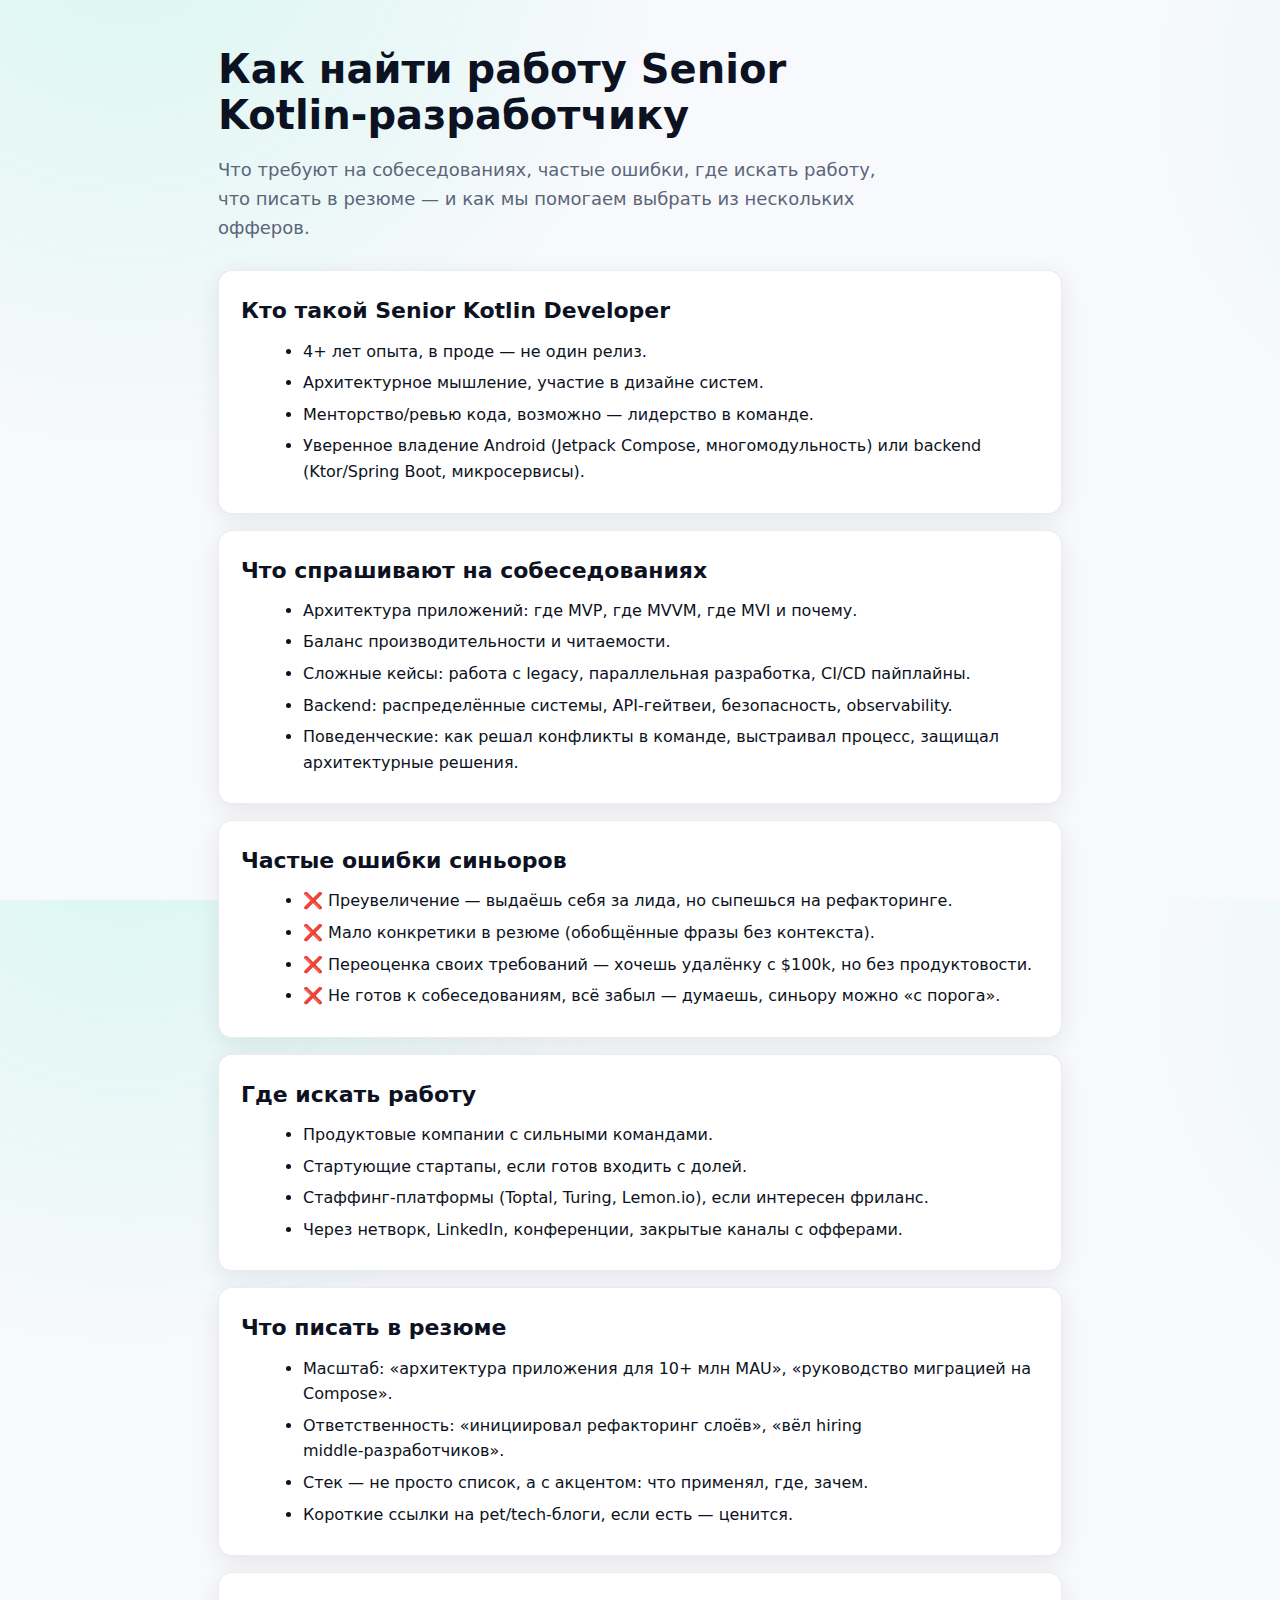
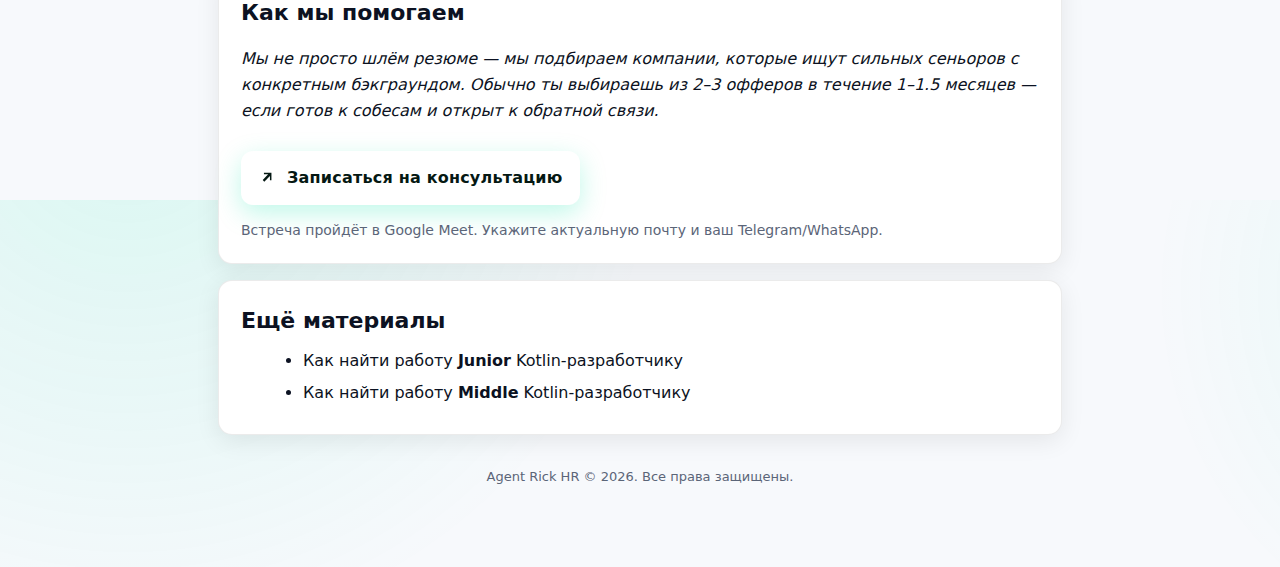
<file: kotlin-sen-dev.html>
<!doctype html>
<html lang="ру">
<head>
  <meta charset="utf-8" />
  <meta name="viewport" content="width=device-width, initial-scale=1" />
  <title>Как найти работу Senior Kotlin‑разработчику — Agent Rick</title>
  <meta name="description" content="Памятка для Senior Kotlin Developer: что требуют на собеседованиях, типичные ошибки, где искать работу и как мы помогаем." />
  <meta property="og:title" content="Как найти работу Senior Kotlin‑разработчику — Agent Rick" />
  <meta property="ог:description" content="Что спрашивают на собеседованиях, частые ошибки синьоров, где искать работу и как мы помогаем." />
  <meta name="color-scheme" content="dark light" />
  <style>
    :root{
      --bg: #0b0f19; --surface: #121826; --text: #e6eaf2; --muted: #9aa7bd; --accent: #00e5а8; --accent-contrast:#051813; --border: rgba(255,255,255,0.08); --shadow: 0 6px 24px rgba(0,0,0,.35); --radius: 14px; --maxw: 880px;
    }
    @media (prefers-color-scheme: light){ :root{ --bg:#f7f9fc; --surface:#ffffff; --text:#0c1222; --muted:#5b6578; --border:rgba(0,0,0,.08); --shadow:0 6px 24px rgba(0,0,0,.08); } body{ background-image: radial-gradient(60vw 60vw at 20% -10%, #d7fff3 0%, rgba(0,0,0,0) 60%), radial-gradient(40vw 40vw at 100% 0%, #e6fff9 0%, rgba(0,0,0,0) 60%); } }
    *{ box-sizing:border-box; }
    html,body{ height:100%; }
    body{ margin:0; font-family: system-ui, -apple-system, Segoe UI, Roboto, Inter, Arial, sans-serif; background: var(--bg); color: var(--text); line-height:1.6; -webkit-font-smoothing: antialiased; -moz-osx-font-smoothing: grayscale; background-image: radial-gradient(70vw 70vw at 10% -10%, rgba(0,229,168,.12) 0%, rgba(0,0,0,0) 60%), radial-gradient(50vw 50vw at 120% 10%, rgba(0,229,168,.08) 0%, rgba(0,0,0,0) 60%); }
    a{ color: var(--accent); text-decoration: none; } a:hover{ text-decoration: underline; }
    .wrap{ max-width: var(--maxw); margin: 0 auto; padding: 28px 18px 80px; }
    header.page-head{ margin: 18px 0 28px; }
    h1{ font-size: clamp(28px, 3.5vw, 40px); line-height:1.15; margin: 10px 0 12px; }
    .lead{ color: var(--muted); font-size: clamp(15px, 2.2vw, 18px); max-width: 60ch; }
    .card{ background: var(--surface); border:1px solid var(--border); border-radius: var(--radius); padding: 22px; box-shadow: var(--shadow); margin: 16px 0; }
    .card h2{ font-size: 22px; margin: 0 0 10px; }
    .card h3{ font-size: 18px; margin: 16px 0 8px; color: var(--muted); }
    .card ul{ margin: 8px 0 0 22px; }
    .card li{ margin: 6px 0; }
    .cta{ margin: 28px 0 0; display:flex; flex-wrap:wrap; gap:14px; align-items:center; }
    .btn{ display:inline-flex; align-items:center; justify-content:center; gap:10px; background: var(--accent); color: var(--accent-contrast); border:0; border-radius: 12px; padding: 14px 18px; font-weight: 700; letter-spacing:.2px; cursor:pointer; box-shadow: 0 8px 26px rgba(0,229,168,.25); }
    .btn:hover{ transform: translateY(-1px); box-shadow: 0 10px 30px rgba(0,229,168,.35); }
    .btn svg{ width:18px; height:18px; }
    .hint{ color: var(--muted); font-size: 14px; }
    footer{ margin-top: 32px; color: var(--muted); font-size: 13px; text-align:center; }
    @media (min-width: 860px){ .grid{ display:grid; grid-template-columns:1fr 1fr; gap:16px; } }
  </style>
</head>
<body>
  <main class="wrap">
    <header class="page-head">
      <h1>Как найти работу Senior Kotlin‑разработчику</h1>
      <p class="lead">Что требуют на собеседованиях, частые ошибки, где искать работу, что писать в резюме — и как мы помогаем выбрать из нескольких офферов.</p>
    </header>
    <section class="card">
      <h2>Кто такой Senior Kotlin Developer</h2>
      <ul>
        <li>4+ лет опыта, в проде — не один релиз.</li>
        <li>Архитектурное мышление, участие в дизайне систем.</li>
        <li>Менторство/ревью кода, возможно — лидерство в команде.</li>
        <li>Уверенное владение Android (Jetpack Compose, многомодульность) или backend (Ktor/Spring Boot, микросервисы).</li>
      </ul>
    </section>
    <section class="card">
      <h2>Что спрашивают на собеседованиях</h2>
      <ul>
        <li>Архитектура приложений: где MVP, где MVVM, где MVI и почему.</li>
        <li>Баланс производительности и читаемости.</li>
        <li>Сложные кейсы: работа с legacy, параллельная разработка, CI/CD пайплайны.</li>
        <li>Backend: распределённые системы, API‑гейтвеи, безопасность, observability.</li>
        <li>Поведенческие: как решал конфликты в команде, выстраивал процесс, защищал архитектурные решения.</li>
      </ul>
    </section>
    <section class="card">
      <h2>Частые ошибки синьоров</h2>
      <ul>
        <li>❌ Преувеличение — выдаёшь себя за лида, но сыпешься на рефакторинге.</li>
        <li>❌ Мало конкретики в резюме (обобщённые фразы без контекста).</li>
        <li>❌ Переоценка своих требований — хочешь удалёнку с $100k, но без продуктовости.</li>
        <li>❌ Не готов к собеседованиям, всё забыл — думаешь, синьору можно «с порога».</li>
      </ul>
    </section>
    <section class="card">
      <h2>Где искать работу</h2>
      <ul>
        <li>Продуктовые компании с сильными командами.</li>
        <li>Стартующие стартапы, если готов входить с долей.</li>
        <li>Стаффинг‑платформы (Toptal, Turing, Lemon.io), если интересен фриланс.</li>
        <li>Через нетворк, LinkedIn, конференции, закрытые каналы с офферами.</li>
      </ul>
    </section>
    <section class="card">
      <h2>Что писать в резюме</h2>
      <ul>
        <li>Масштаб: «архитектура приложения для 10+ млн MAU», «руководство миграцией на Compose».</li>
        <li>Ответственность: «инициировал рефакторинг слоёв», «вёл hiring middle‑разработчиков».</li>
        <li>Стек — не просто список, а с акцентом: что применял, где, зачем.</li>
        <li>Короткие ссылки на pet/tech‑блоги, если есть — ценится.</li>
      </ul>
    </section>
    <section class="card">
      <h2>Как мы помогаем</h2>
      <p><em>Мы не просто шлём резюме — мы подбираем компании, которые ищут сильных сеньоров с конкретным бэкграундом. Обычно ты выбираешь из 2–3 офферов в течение 1–1.5 месяцев — если готов к собесам и открыт к обратной связи.</em></p>
      <div class="cta">
        <a class="btn" href="https://calendly.com/anatolt" target="_blank" rel="noopener">
          <svg viewBox="0 0 24 24" aria-hidden="true"><path d="M7 17l7.586-7.586V15h2V5h-10v2h5.586L5 14.586 7 17z" fill="currentColor"/></svg>
          Записаться на консультацию
        </a>
        <span class="hint">Встреча пройдёт в Google Meet. Укажите актуальную почту и ваш Telegram/WhatsApp.</span>
      </div>
    </section>
    <section class="card">
      <h2>Ещё материалы</h2>
      <ul>
        <li><a href="/kotlin-jun-dev.html">Как найти работу <b>Junior</b> Kotlin‑разработчику</a></li>
        <li><a href="/kotlin-mid-dev.html">Как найти работу <b>Middle</b> Kotlin‑разработчику</a></li>
      </ul>
    </section>
    <footer>
      <a href="/">Agent Rick HR</a> © <span id="y"></span>. Все права защищены.
    </footer>
  </main>
  <script>document.getElementById('y').textContent = new Date().getFullYear();</script>
</body>
</html>
</file>
